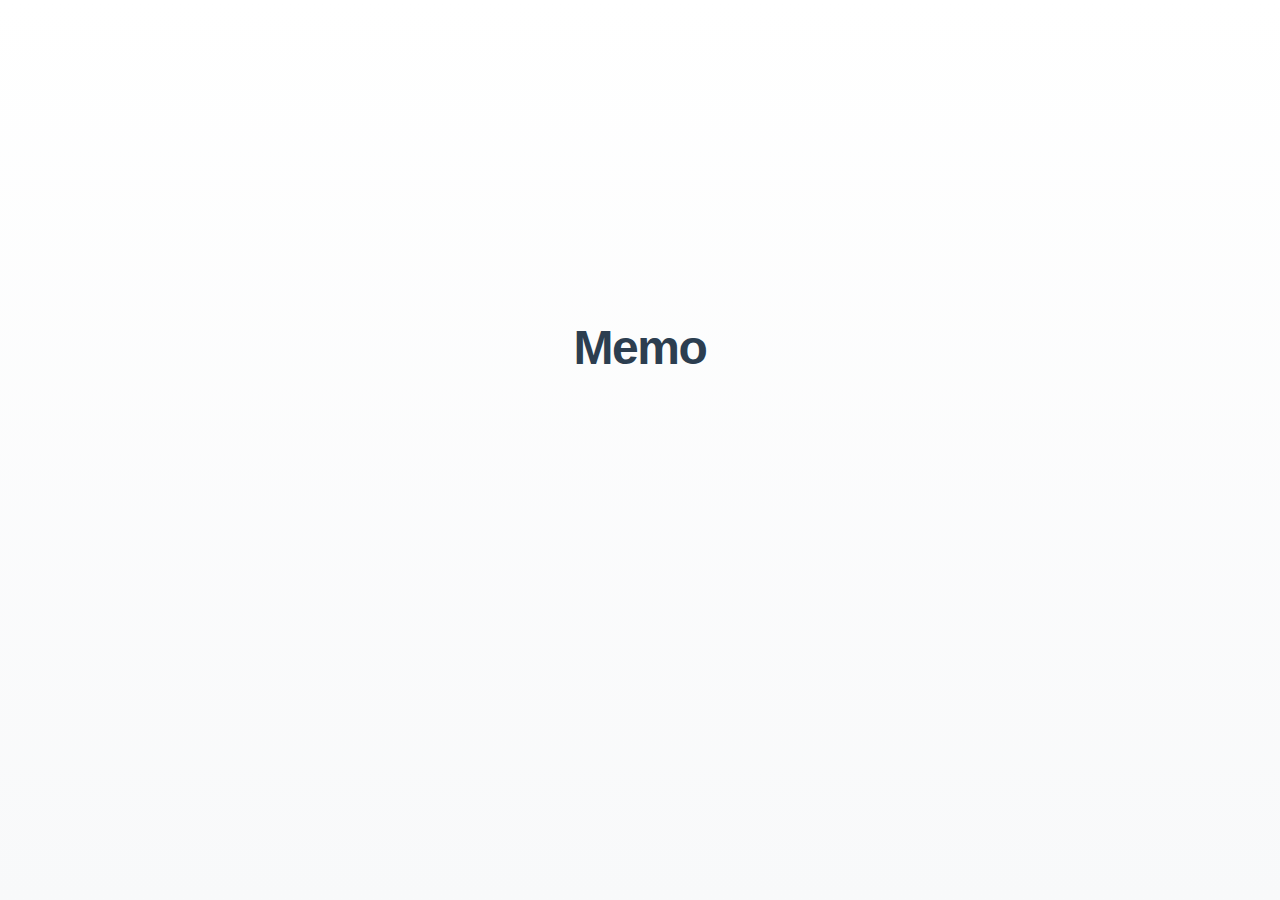
<file: index.html>
<!DOCTYPE html>
<html lang="de">
<head>
    <meta charset="UTF-8">
    <meta name="viewport" content="width=device-width, initial-scale=1.0">
    <meta name="description" content="Memories - Erstellen Sie Ihr erstes Memory-Album">
    <title>Memories</title>
    <link rel="stylesheet" href="styles.css">
</head>
<body>
    <div class="main-content">
        <h1 class="main-heading" id="mainHeading" style="display: none;">Memories</h1>
        <div class="albums-container" id="albumsContainer">
            <!-- Alben werden hier dynamisch eingefügt -->
        </div>
        <div class="no-albums" id="noAlbums">
            <h1 class="main-heading">Memories</h1>
            <p class="subtitle">erstellen sie ihr erstes Memory-Album</p>
        </div>
    </div>
    
    <a href="camera.html" class="fab-button" aria-label="Neues Memory-Album erstellen">
        <span class="fab-icon">+</span>
    </a>
    
    <!-- Album Options Modal -->
    <div class="modal-overlay" id="albumOptionsModal" style="display: none;">
        <div class="modal-content">
            <button class="modal-close-btn" id="closeOptionsBtn" aria-label="Schließen">×</button>
            <h2 class="modal-title">Album bearbeiten</h2>
            <form id="albumOptionsForm">
                <div class="form-group">
                    <label for="editAlbumName">Name</label>
                    <input type="text" id="editAlbumName" name="editAlbumName" placeholder="Album-Name eingeben" required>
                </div>
                <div class="modal-buttons">
                    <button type="button" class="modal-btn modal-btn-danger" id="deleteAlbumBtn">Löschen</button>
                    <button type="submit" class="modal-btn modal-btn-confirm">Speichern</button>
                </div>
            </form>
        </div>
    </div>
    
    <script src="index.js"></script>
</body>
</html>
</file>
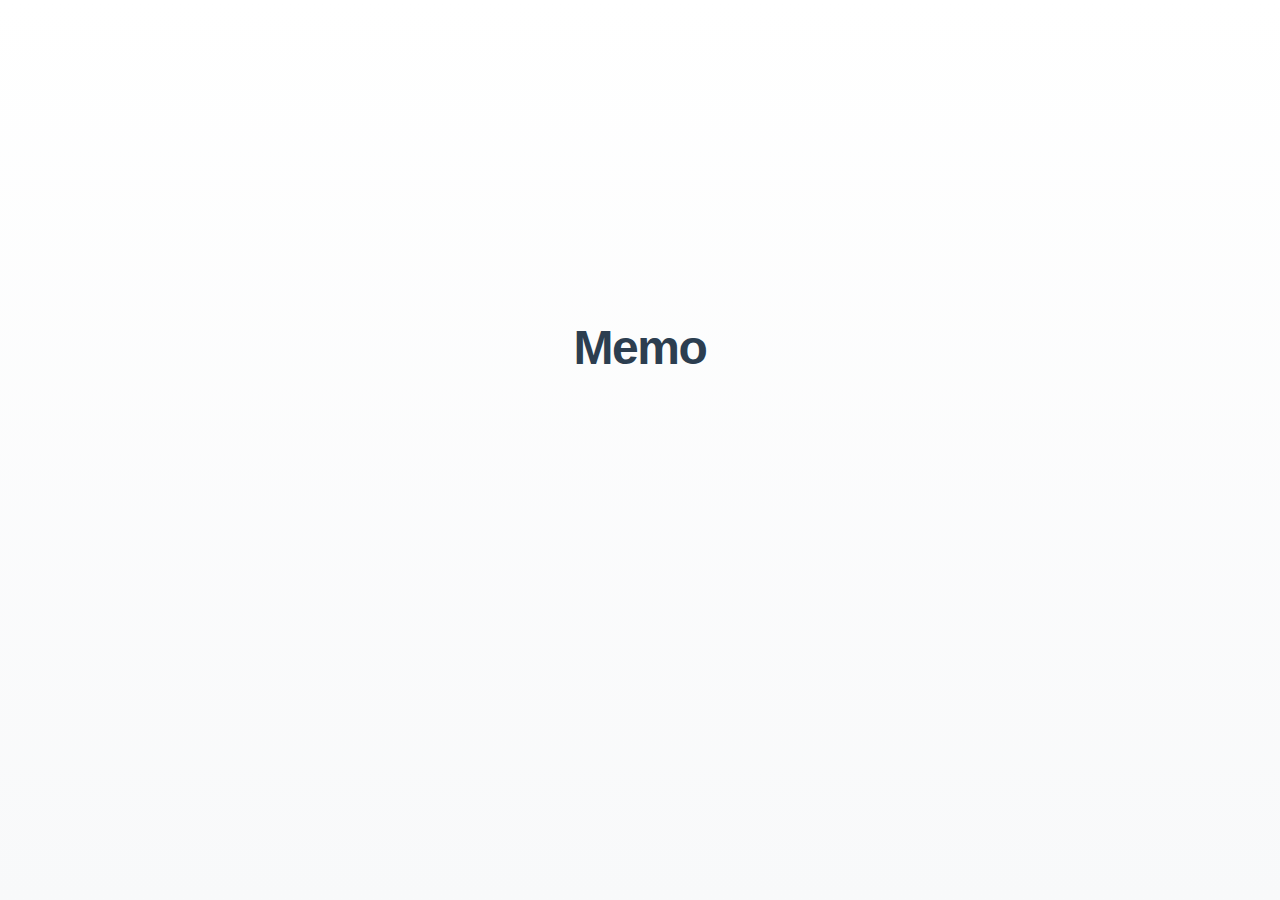
<file: album-view.html>
<!DOCTYPE html>
<html lang="en">
<head>
    <meta charset="UTF-8">
    <meta name="viewport" content="width=device-width, initial-scale=1.0">
    <meta name="description" content="Album Slideshow - Memories">
    <title>Album - Memories</title>
    <link rel="stylesheet" href="styles.css">
</head>
<body class="album-view-page">
    <div class="album-view-container">
        <!-- Header-Bereich: Buttons und Text -->
        <div class="album-view-header-section">
            <button class="header-button" id="backButton" aria-label="Back to home">←</button>
            
            <div class="album-view-header-overlay">
                <h1 class="album-view-title" id="albumTitle">Album</h1>
                <p class="album-view-location" id="albumLocation"></p>
            </div>
            
            <button class="header-button" id="albumOptionsBtn" aria-label="Album options">⋮</button>
        </div>
        
        <!-- Content-Bereich: Bilder -->
        <div class="slideshow-container">
            <div class="slideshow-image-wrapper">
                <img id="currentPhoto" class="slideshow-image" src="" alt="Photo">
            </div>
        </div>
        
        <!-- Footer-Bereich: Counter -->
        <div class="slideshow-counter">
            <span id="photoCounter">1 / 1</span>
        </div>
    </div>
    
    <!-- Album Options Modal -->
    <div class="modal-overlay" id="albumOptionsModal" style="display: none;">
        <div class="modal-content">
            <button class="modal-close-btn" id="closeOptionsBtn" aria-label="Close">×</button>
            <h2 class="modal-title">Edit Album</h2>
            <form id="albumOptionsForm">
                <div class="form-group">
                    <label for="editAlbumName">Name</label>
                    <input type="text" id="editAlbumName" name="editAlbumName" placeholder="Enter album name" required>
                </div>
                <div class="modal-buttons">
                    <button type="button" class="modal-btn modal-btn-danger" id="deleteAlbumBtn">Delete</button>
                    <button type="submit" class="modal-btn modal-btn-confirm">Save</button>
                </div>
            </form>
        </div>
    </div>
    
    <script src="album-view.js"></script>
</body>
</html>
</file>
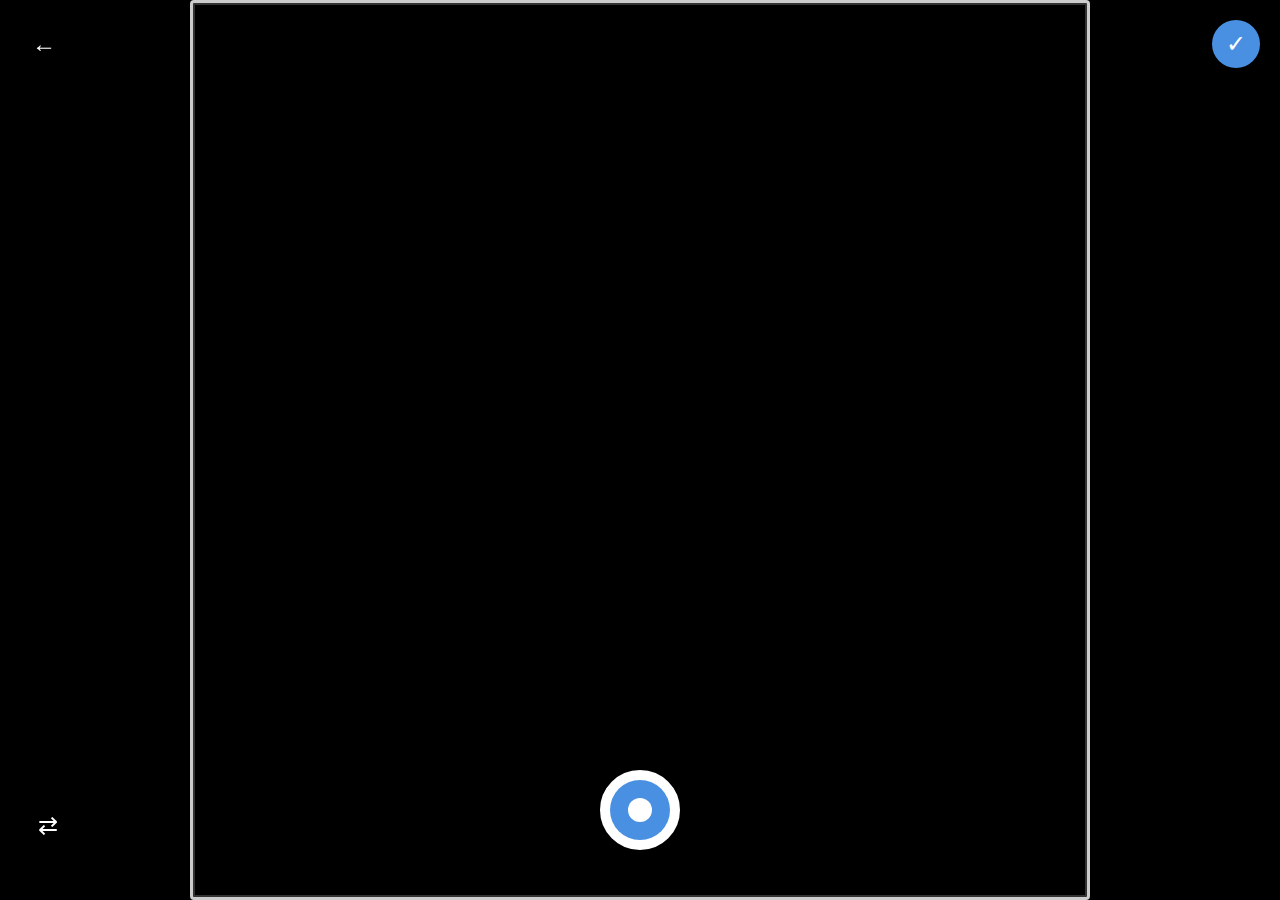
<file: camera.html>
<!DOCTYPE html>
<html lang="en">
<head>
    <meta charset="UTF-8">
    <meta name="viewport" content="width=device-width, initial-scale=1.0">
    <meta name="description" content="Camera - Create new memory album">
    <title>Camera - Memories</title>
    <link rel="stylesheet" href="styles.css">
</head>
<body class="camera-page">
    <div class="camera-container">
        <video id="video" class="camera-video" autoplay playsinline controls="false"></video>
        <canvas id="canvas" class="camera-canvas"></canvas>
        <div class="camera-overlay">
            <div class="square-frame"></div>
        </div>
        
        <div class="camera-controls">
            <button class="camera-capture-btn" id="captureBtn" aria-label="Take photo">
                <span class="capture-icon"></span>
            </button>
        </div>
        
        <button class="header-button" id="backButton" aria-label="Back to home" onclick="window.location.href='index.html'">←</button>
        
        <button class="header-button" id="confirmBtn" aria-label="Confirm">✓</button>
        
        <button class="header-button" id="switchCameraBtn" aria-label="Switch camera">⇄</button>
        
        <div class="photo-stack-container">
            <div class="photo-counter" id="photoCounter">0</div>
            <div class="photo-stack" id="photoStack"></div>
        </div>
    </div>
    
    <!-- No Photos Warning Modal -->
    <div class="modal-overlay" id="noPhotosModal" style="display: none;">
        <div class="modal-content">
            <h2 class="modal-title">No Photos Taken</h2>
            <p style="margin-bottom: 24px; color: var(--secondary-text-color); text-align: center;">Please take at least one photo before proceeding.</p>
            <div class="modal-buttons" style="justify-content: center;">
                <button type="button" class="modal-btn modal-btn-confirm" id="closeNoPhotosModal">OK</button>
            </div>
        </div>
    </div>
    
    <script src="camera.js"></script>
</body>
</html>
</file>
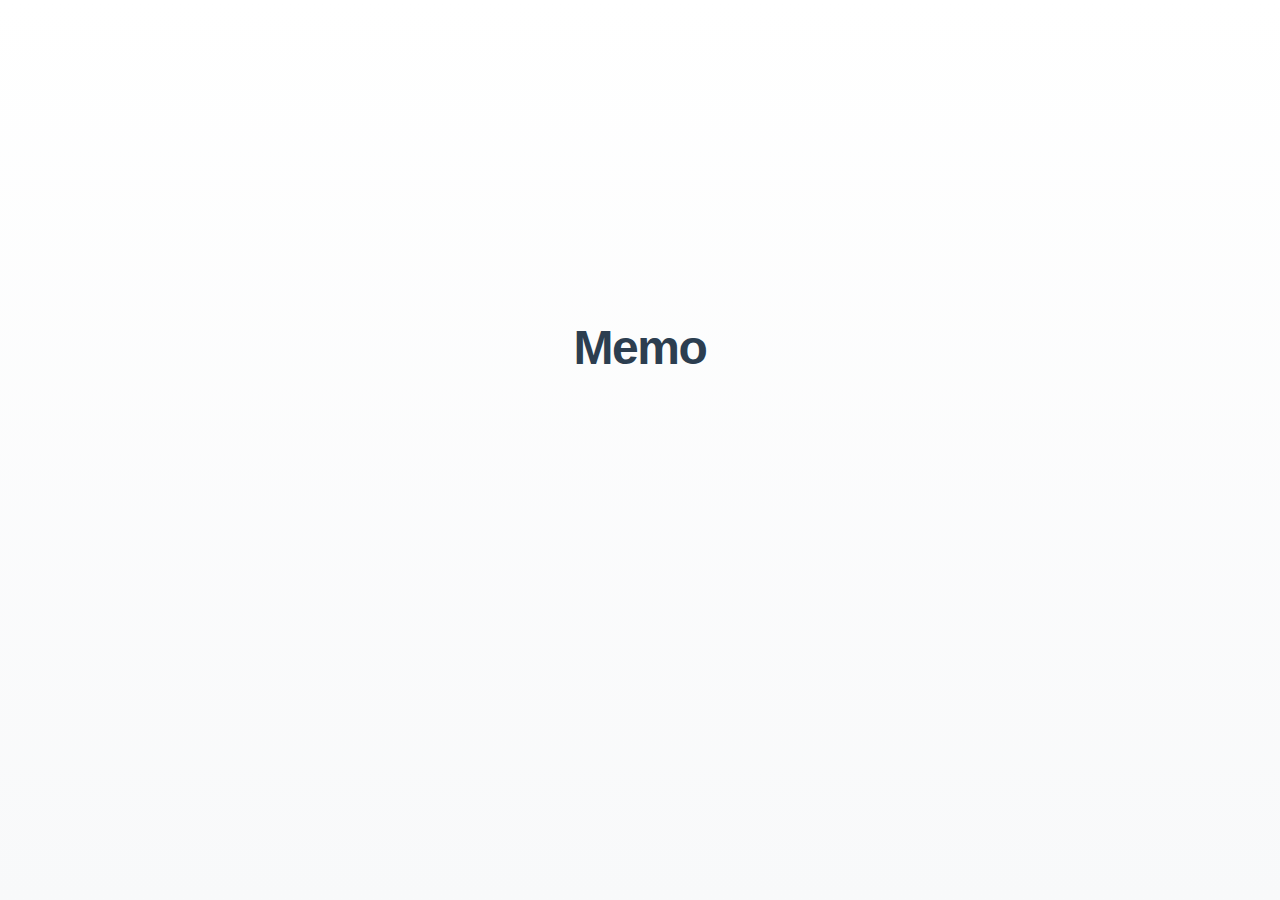
<file: onboarding.html>
<!DOCTYPE html>
<html lang="en">
<head>
    <meta charset="UTF-8">
    <meta name="viewport" content="width=device-width, initial-scale=1.0">
    <meta name="description" content="Memories - Welcome">
    <title>Welcome - Memories</title>
    <link rel="stylesheet" href="styles.css">
</head>
<body>
    <div class="onboarding-container">
        <div class="onboarding-content">
            <h1 class="onboarding-title" id="onboardingTitle"></h1>
            <p class="onboarding-text" id="onboardingText"></p>
            <button class="onboarding-btn" id="understandBtn" style="opacity: 0; pointer-events: none;">Got it</button>
        </div>
    </div>
    
    <script src="onboarding.js"></script>
</body>
</html>
</file>
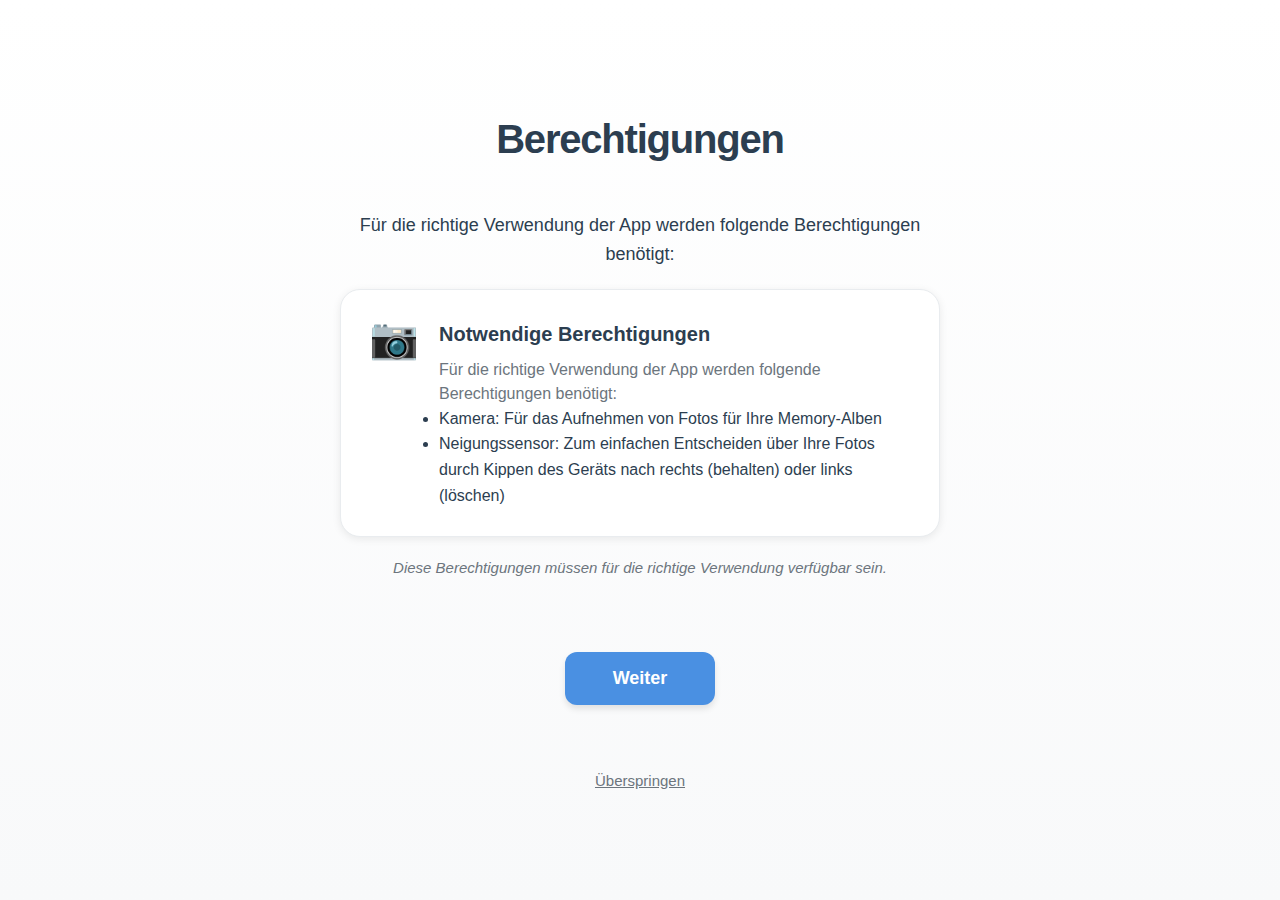
<file: permissions.html>
<!DOCTYPE html>
<html lang="de">
<head>
    <meta charset="UTF-8">
    <meta name="viewport" content="width=device-width, initial-scale=1.0">
    <meta name="description" content="Memories - Berechtigungen">
    <title>Berechtigungen - Memories</title>
    <link rel="stylesheet" href="styles.css">
</head>
<body>
    <div class="permissions-container">
        <div class="permissions-content">
            <h1 class="permissions-title">Berechtigungen</h1>
            
            <div class="permissions-info-block">
                <p class="permissions-description">
                    Für die richtige Verwendung der App werden folgende Berechtigungen benötigt:
                </p>
                <div class="permissions-list">
                    <div class="permission-item">
                        <div class="permission-icon">📷</div>
                        <div class="permission-text">
                            <h3>Notwendige Berechtigungen</h3>
                            <p>Für die richtige Verwendung der App werden folgende Berechtigungen benötigt:</p>
                            <ul>
                                <li>Kamera: Für das Aufnehmen von Fotos für Ihre Memory-Alben</li>
                                <li>Neigungssensor: Zum einfachen Entscheiden über Ihre Fotos durch Kippen des Geräts nach rechts (behalten) oder links (löschen)</li>
                            </ul>
                        </div>
                    </div>
                </div>
                <p class="permissions-note">
                    Diese Berechtigungen müssen für die richtige Verwendung verfügbar sein.
                </p>
            </div>
            
            <button class="permissions-btn" id="continueBtn">Weiter</button>
            
            <p class="permissions-skip" id="skipLink">Überspringen</p>
        </div>
    </div>
    
    <script src="permissions.js"></script>
</body>
</html>
</file>
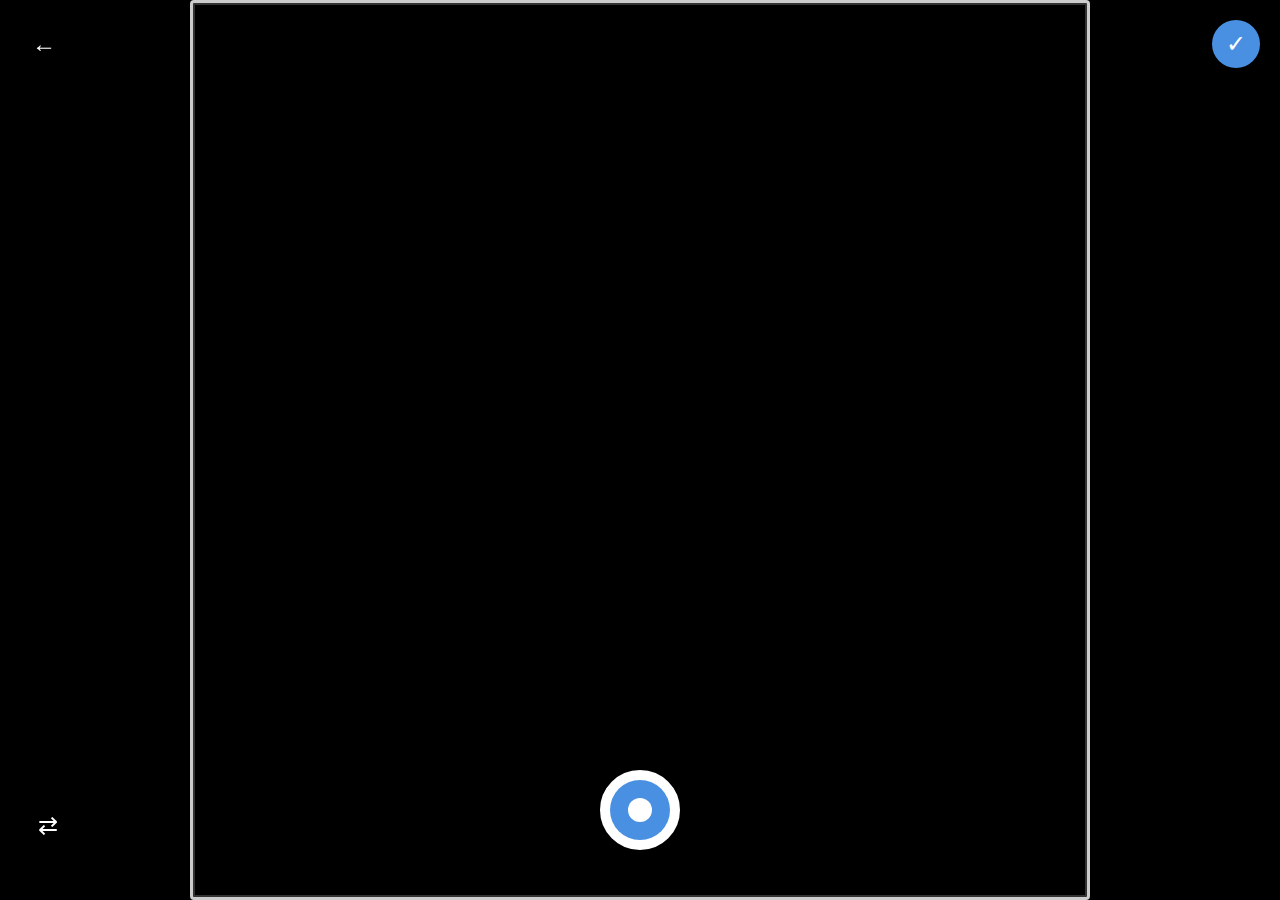
<file: review.html>
<!DOCTYPE html>
<html lang="en">
<head>
    <meta charset="UTF-8">
    <meta name="viewport" content="width=device-width, initial-scale=1.0, user-scalable=no">
    <meta name="description" content="Review images - Memories">
    <title>Review Images - Memories</title>
    <link rel="stylesheet" href="styles.css">
</head>
<body class="review-page">
    <button class="review-cancel-btn" id="cancelReviewBtn" aria-label="Cancel review">×</button>
    <div class="review-container">
        <div class="review-content-wrapper">
            <div class="review-progress">
                <div class="progress-text" id="progressText">1 von 0</div>
                <div class="progress-bar">
                    <div class="progress-fill" id="progressFill"></div>
                </div>
            </div>
            
            <div class="image-container" id="imageContainer">
                <img id="currentImage" class="review-image" src="" alt="Photo">
                <div class="swipe-feedback" id="swipeFeedback"></div>
            </div>
            
            <div class="review-instructions">
                <p class="instruction-text instruction-mobile">Swipe right / Right arrow / Tilt phone right = keep</p>
                <p class="instruction-text instruction-desktop">Right arrow key = keep</p>
                <p class="instruction-text instruction-mobile">Swipe left / Left arrow / Tilt phone left = delete</p>
                <p class="instruction-text instruction-desktop">Left arrow key = delete</p>
            </div>
        </div>
    </div>
    
    <!-- Create Album Modal -->
    <div class="modal-overlay" id="albumModal" style="display: none;">
        <div class="modal-content">
            <h2 class="modal-title">Create Album</h2>
            <form id="albumForm">
                <div class="form-group">
                    <label for="albumName">Name</label>
                    <input type="text" id="albumName" name="albumName" placeholder="Enter album name" required>
                </div>
                <div class="form-group">
                    <label for="albumLocation">Location</label>
                    <input type="text" id="albumLocation" name="albumLocation" placeholder="Enter location" required>
                </div>
                <div class="modal-buttons">
                    <button type="button" class="modal-btn modal-btn-cancel" id="cancelBtn">Discard</button>
                    <button type="submit" class="modal-btn modal-btn-confirm">Confirm</button>
                </div>
            </form>
        </div>
    </div>
    
    <script src="review.js"></script>
</body>
</html>
</file>
<file: styles.css>
/* Farbpalette - Helles Theme */
:root {
    --primary-color: #4A90E2;
    --primary-hover: #357ABD;
    --primary-light: #E8F4FD;
    
    --secondary-color: #7B8A9B;
    --secondary-light: #F0F2F5;
    
    --primary-text-color: #2C3E50;
    --secondary-text-color: #6C757D;
    --text-light: #FFFFFF;
    
    --bg-primary: #FFFFFF;
    --bg-secondary: #F8F9FA;
    --bg-accent: #F1F3F5;
    
    --border-color: #DEE2E6;
    --border-light: #E9ECEF;
    
    --success-color: #28A745;
    --error-color: #DC3545;
    
    --shadow-sm: 0 1px 3px rgba(0, 0, 0, 0.1);
    --shadow-md: 0 4px 6px rgba(0, 0, 0, 0.1);
    --shadow-lg: 0 10px 25px rgba(0, 0, 0, 0.15);
}

/* Reset und Basis-Styles */
* {
    margin: 0;
    padding: 0;
    box-sizing: border-box;
}

body {
    font-family: -apple-system, BlinkMacSystemFont, 'Segoe UI', Roboto, 'Helvetica Neue', Arial, sans-serif;
    background-color: var(--bg-primary);
    color: var(--primary-text-color);
    line-height: 1.6;
    min-height: 100vh;
    overflow: hidden;
}

.main-content {
    display: flex;
    flex-direction: column;
    align-items: center;
    height: 100vh;
    padding: 24px;
    padding-bottom: 100px;
    overflow: hidden;
    box-sizing: border-box;
    background: linear-gradient(180deg, var(--bg-primary) 0%, var(--bg-secondary) 100%);
}

.albums-container {
    display: none;
    grid-template-columns: repeat(auto-fit, minmax(160px, 280px));
    justify-content: start;
    width: 100%;
    max-width: 1400px;
    margin-top: 24px;
    padding: 24px;
    overflow-y: auto;
    overflow-x: hidden;
    flex: 1 1 0;
    min-height: 0;
    max-height: none;
    height: 100%;
    -webkit-overflow-scrolling: touch;
    gap: 20px;
    align-content: start;
    align-items: start;
    grid-auto-rows: min-content;
    background-color: var(--bg-primary);
    border-radius: 24px;
    box-shadow: 0 4px 20px rgba(0, 0, 0, 0.08), 0 1px 3px rgba(0, 0, 0, 0.05);
    border: 1px solid var(--border-light);
}

.albums-container::-webkit-scrollbar {
    width: 8px;
}

.albums-container::-webkit-scrollbar-track {
    background: var(--bg-secondary);
    border-radius: 4px;
}

.albums-container::-webkit-scrollbar-thumb {
    background: var(--border-color);
    border-radius: 4px;
}

.albums-container::-webkit-scrollbar-thumb:hover {
    background: var(--secondary-color);
}

.album-card {
    position: relative;
    aspect-ratio: 1;
    background-color: var(--bg-primary);
    border: 1px solid var(--border-light);
    border-radius: 1em;
    overflow: hidden;
    box-shadow: 0 0.125em 0.5em rgba(0, 0, 0, 0.08);
    transition: all 0.3s cubic-bezier(0.4, 0, 0.2, 1);
    cursor: pointer;
    display: flex;
    flex-direction: column;
    width: 100%;
    max-width: 100%;
    min-height: 0;
    height: auto;
    font-size: clamp(0.875rem, 2vw, 1rem);
}

.album-card:hover {
    transform: translateY(-0.375em);
    box-shadow: 0 0.5em 1.5em rgba(0, 0, 0, 0.12);
    border-color: var(--primary-light);
}

.album-preview {
    width: 100%;
    flex: 1 1 auto;
    min-height: 0;
    object-fit: cover;
    object-position: center;
    background: linear-gradient(135deg, var(--bg-accent) 0%, var(--bg-secondary) 100%);
    border-radius: 1em 1em 0 0;
    transition: transform 0.3s ease;
    display: block;
}

.album-card:hover .album-preview {
    transform: scale(1.05);
}

.album-info {
    padding: 0.6em 0.75em;
    min-height: 22%;
    flex: 0 0 auto;
    display: flex;
    flex-direction: column;
    justify-content: flex-start;
    align-items: flex-start;
    background-color: var(--bg-primary);
    position: relative;
    overflow: hidden;
    box-sizing: border-box;
    gap: 0;
    width: 100%;
}

.album-header {
    display: flex;
    flex-direction: row;
    align-items: flex-start;
    justify-content: flex-start;
    gap: 0.4em;
    margin: 0;
    padding: 0;
    width: 100%;
    min-width: 0;
    flex: 0 0 auto;
    min-height: 0;
    max-height: fit-content;
    box-sizing: border-box;
    text-align: left;
    line-height: 0;
    overflow: hidden;
}

.album-name {
    font-size: 1em;
    font-weight: 600;
    color: var(--primary-text-color);
    margin: 0;
    margin-bottom: 0.15em;
    padding: 0;
    overflow: hidden;
    white-space: nowrap;
    flex: 1 1 auto;
    min-width: 0;
    letter-spacing: -0.01em;
    line-height: 1.05;
    word-wrap: normal;
    word-break: normal;
    hyphens: none;
    box-sizing: border-box;
    text-overflow: ellipsis;
    text-align: left;
    align-self: flex-start;
    width: 100%;
    max-width: 100%;
}

.album-options-btn {
    position: relative;
    background: none;
    border: none;
    color: var(--secondary-text-color);
    font-size: 1.1em;
    line-height: 1;
    padding: 0.1em;
    cursor: pointer;
    border-radius: 0.25em;
    transition: all 0.2s ease;
    flex-shrink: 0;
    display: flex;
    align-items: center;
    justify-content: center;
    width: 1.1em;
    height: 1.1em;
    min-width: 1.1em;
    min-height: 1.1em;
    align-self: flex-start;
    margin-top: 0;
    margin-bottom: 0.15em;
}

.album-options-btn:hover {
    background-color: var(--bg-accent);
    color: var(--primary-text-color);
}

.header-button {
    position: relative;
    width: clamp(40px, 5vw, 48px);
    height: clamp(40px, 5vw, 48px);
    min-width: clamp(40px, 5vw, 48px);
    min-height: clamp(40px, 5vw, 48px);
    max-width: clamp(40px, 5vw, 48px);
    max-height: clamp(40px, 5vw, 48px);
    border-radius: 50%;
    background-color: rgba(0, 0, 0, 0.5);
    color: var(--text-light);
    display: flex;
    align-items: center;
    justify-content: center;
    font-size: clamp(1.25rem, 3vw, 1.5rem);
    line-height: 1;
    transition: all 0.2s ease;
    backdrop-filter: blur(10px);
    padding: 0;
    margin: 0;
    border: none;
    cursor: pointer;
    flex-shrink: 0;
    z-index: 10;
    align-self: center;
    justify-self: start;
    box-sizing: border-box;
    grid-row: 1;
}

.album-view-header-section .header-button:first-child {
    grid-column: 1;
}

.album-view-header-section .header-button:last-child {
    grid-column: 3;
}

.header-button:hover {
    background-color: rgba(0, 0, 0, 0.7);
    transform: scale(1.1);
    color: var(--text-light);
}

.album-options-menu {
    position: absolute;
    bottom: 100%;
    right: 8px;
    background-color: var(--bg-primary);
    border: 1px solid var(--border-color);
    border-radius: 8px;
    box-shadow: var(--shadow-lg);
    min-width: 140px;
    z-index: 100;
    display: none;
    flex-direction: column;
    overflow: hidden;
    margin-bottom: 4px;
}

.album-options-menu.active {
    display: flex;
}

.option-item {
    padding: 12px 16px;
    background: none;
    border: none;
    text-align: left;
    color: var(--primary-text-color);
    font-size: 0.9rem;
    cursor: pointer;
    transition: background-color 0.2s ease;
}

.option-item:hover {
    background-color: var(--bg-secondary);
}

.option-item-danger {
    color: var(--error-color);
}

.option-item-danger:hover {
    background-color: rgba(220, 53, 69, 0.1);
}

.album-location {
    font-size: 0.75em;
    color: var(--secondary-text-color);
    margin: 0;
    padding: 0;
    overflow: hidden;
    display: flex;
    align-items: center;
    justify-content: flex-start;
    gap: 0.3em;
    font-weight: 400;
    line-height: 1.0;
    flex: 0 0 auto;
    min-width: 0;
    width: 100%;
    min-height: auto;
    max-height: fit-content;
    box-sizing: border-box;
    text-align: left;
    align-self: flex-start;
    height: fit-content;
}

.album-location .location-text {
    overflow: hidden;
    text-overflow: ellipsis;
    white-space: nowrap;
    min-width: 0;
    flex: 1 1 auto;
}

.location-icon {
    font-size: 0.9em;
    flex-shrink: 0;
    display: inline-block;
    filter: grayscale(100%) opacity(0.6);
    min-width: 1em;
}

.no-albums {
    display: flex;
    flex-direction: column;
    align-items: center;
    justify-content: center;
    flex: 1;
    text-align: center;
}

.main-heading {
    font-size: 3rem;
    font-weight: 700;
    color: var(--primary-text-color);
    margin-bottom: 1rem;
    letter-spacing: -0.03em;
    line-height: 1.1;
}

.main-content > .main-heading {
    margin-bottom: 0;
    margin-top: 0;
    align-self: center;
    width: 100%;
    text-align: center;
    padding: 0 0 8px 0;
    font-size: 2rem;
    font-weight: 600;
}

@media (max-width: 768px) {
    .main-content > .main-heading {
        font-size: 1.75rem;
    }
}

.subtitle {
    font-size: 1rem;
    color: var(--secondary-text-color);
    font-weight: 400;
    max-width: 500px;
    line-height: 1.5;
    margin-top: 8px;
}

@media (max-width: 768px) {
    .main-heading {
        font-size: 2.25rem;
    }
    
    .subtitle {
        font-size: 0.9375rem;
    }
    
    .main-content {
        padding: 20px 16px;
        padding-bottom: 90px;
    }
    
    .albums-container {
        gap: 16px;
        margin-top: 20px;
        padding: 20px;
        grid-template-columns: repeat(auto-fit, minmax(140px, 260px));
        justify-content: start;
        border-radius: 20px;
    }
    
    .album-info {
        padding: 0.55em 0.65em;
        padding-right: 1.8em;
        gap: 0;
    }
    
    .album-header {
        gap: 0;
    }
    
    .album-location {
        flex: 0 0 auto;
        min-height: 1.15em;
        line-height: 1.15;
        gap: 0.25em;
    }
}

@media (max-width: 480px) {
    .main-heading {
        font-size: 1.875rem;
    }
    
    .subtitle {
        font-size: 0.875rem;
    }
    
    .albums-container {
        gap: 12px;
        padding: 16px;
        grid-template-columns: repeat(auto-fit, minmax(120px, 220px));
        justify-content: start;
        border-radius: 16px;
    }
    
    .album-info {
        padding: 0.5em 0.6em;
        gap: 0;
    }
    
    .album-header {
        gap: 0.2em;
    }
    
    .album-options-btn {
        padding: 0.08em;
    }
    
    .album-location {
        flex: 0 0 auto;
        min-height: auto;
        gap: 0.22em;
    }
    
    .location-icon {
        font-size: 0.88em;
    }
}

.fab-button {
    position: fixed;
    bottom: max(24px, calc(env(safe-area-inset-bottom, 0px) + 24px));
    right: max(24px, calc(env(safe-area-inset-right, 0px) + 24px));
    padding: clamp(10px, 2vw, 16px) clamp(20px, 4vw, 32px);
    border-radius: clamp(20px, 5vw, 32px);
    background: linear-gradient(135deg, var(--primary-color), var(--primary-hover));
    color: var(--text-light);
    border: none;
    cursor: pointer;
    box-shadow: 0 8px 24px rgba(74, 144, 226, 0.35), 
                0 4px 8px rgba(0, 0, 0, 0.15);
    display: flex;
    align-items: center;
    justify-content: center;
    transition: all 0.3s cubic-bezier(0.4, 0, 0.2, 1);
    z-index: 1000;
    min-height: 44px;
}

.fab-button:hover {
    background: linear-gradient(135deg, var(--primary-hover), var(--primary-color));
    transform: translateY(-2px) scale(1.05);
    box-shadow: 0 12px 32px rgba(74, 144, 226, 0.45), 
                0 6px 12px rgba(0, 0, 0, 0.2);
}

.fab-button:active {
    transform: translateY(0) scale(0.98);
    box-shadow: 0 4px 12px rgba(74, 144, 226, 0.3), 
                0 2px 4px rgba(0, 0, 0, 0.15);
}

.fab-icon {
    font-size: clamp(0.875rem, 2.5vw, 1.125rem);
    font-weight: 500;
    line-height: 1;
    user-select: none;
    margin: 0;
    padding: 0;
    white-space: nowrap;
}

.fab-button {
    text-decoration: none;
}

.fab-button.fab-clicked {
    transform: scale(0.85);
    background-color: var(--primary-hover);
}

@media (max-width: 768px) {
    .fab-button {
        bottom: max(24px, calc(env(safe-area-inset-bottom, 0px) + 24px));
        right: max(24px, calc(env(safe-area-inset-right, 0px) + 24px));
    }
}

/* ===== KAMERA-SEITE ===== */
.camera-page {
    overflow: hidden;
    background-color: #000;
}

.camera-container {
    position: relative;
    width: 100%;
    height: 100vh;
    height: 100dvh;
    display: flex;
    align-items: center;
    justify-content: center;
    overflow: hidden;
}

.camera-video {
    width: 100%;
    height: 100vh;
    height: 100dvh;
    object-fit: cover;
    position: absolute;
    top: 0;
    left: 0;
    -webkit-appearance: none;
    -moz-appearance: none;
    appearance: none;
}

.camera-video::-webkit-media-controls {
    display: none !important;
}

.camera-video::-webkit-media-controls-enclosure {
    display: none !important;
}

.camera-video::-webkit-media-controls-panel {
    display: none !important;
}

.camera-video::-webkit-media-controls-play-button {
    display: none !important;
}

.camera-video::-webkit-media-controls-start-playback-button {
    display: none !important;
}

.camera-overlay {
    position: absolute;
    top: 0;
    left: 0;
    right: 0;
    bottom: 0;
    pointer-events: none;
    z-index: 2;
    display: flex;
    align-items: center;
    justify-content: center;
}

.square-frame {
    width: min(100vw, 100vh);
    height: min(100vw, 100vh);
    border: 3px solid rgba(255, 255, 255, 0.8);
    border-radius: 4px;
    box-shadow: 
        0 0 0 9999px rgba(0, 0, 0, 0.4),
        inset 0 0 0 2px rgba(255, 255, 255, 0.2);
    pointer-events: none;
}

.camera-canvas {
    display: none;
}

.camera-controls {
    position: absolute;
    bottom: 0;
    left: 0;
    right: 0;
    display: flex;
    justify-content: center;
    align-items: center;
    padding: 40px 20px;
    padding-bottom: max(50px, calc(env(safe-area-inset-bottom, 0px) + 50px));
    z-index: 100;
}

.camera-capture-btn {
    width: 80px;
    height: 80px;
    border-radius: 50%;
    border: 6px solid var(--text-light);
    background-color: var(--bg-primary);
    cursor: pointer;
    display: flex;
    align-items: center;
    justify-content: center;
    box-shadow: var(--shadow-lg);
    transition: all 0.2s ease;
    position: relative;
}

.camera-capture-btn:active,
.camera-capture-btn.clicked {
    transform: scale(0.9);
    border-color: var(--primary-color);
}

.capture-icon {
    width: 60px;
    height: 60px;
    border-radius: 50%;
    background-color: var(--primary-color);
    position: relative;
}

.capture-icon::before {
    content: '';
    position: absolute;
    top: 50%;
    left: 50%;
    transform: translate(-50%, -50%);
    width: 24px;
    height: 24px;
    border-radius: 50%;
    background-color: var(--text-light);
}

.camera-page .header-button {
    position: absolute;
    z-index: 100;
}

.camera-page .header-button#backButton {
    top: max(20px, env(safe-area-inset-top, 20px) + 20px);
    left: max(20px, env(safe-area-inset-left, 20px) + 20px);
}

.camera-page .header-button#switchCameraBtn {
    bottom: max(50px, calc(env(safe-area-inset-bottom, 0px) + 50px));
    left: 24px;
}

.camera-page .header-button#confirmBtn {
    top: max(20px, env(safe-area-inset-top, 20px) + 20px);
    right: max(20px, env(safe-area-inset-right, 20px) + 20px);
    background-color: var(--primary-color);
}

.camera-page .header-button#confirmBtn:hover {
    background-color: var(--primary-hover);
}

.review-cancel-btn {
    position: fixed;
    top: max(20px, env(safe-area-inset-top, 20px) + 20px);
    right: max(20px, env(safe-area-inset-right, 20px) + 20px);
    width: 48px;
    height: 48px;
    border-radius: 50%;
    background-color: rgba(0, 0, 0, 0.25);
    color: var(--text-light);
    display: flex;
    align-items: center;
    justify-content: center;
    border: none;
    font-size: 2rem;
    z-index: 200;
    transition: all 0.2s ease;
    cursor: pointer;
    backdrop-filter: blur(10px);
    font-weight: 300;
    line-height: 1;
    padding: 0;
}

.review-cancel-btn:hover {
    background-color: rgba(0, 0, 0, 0.4);
    transform: scale(1.1);
}

.review-cancel-btn:active {
    transform: scale(0.95);
}



.photo-stack-container {
    position: fixed;
    bottom: max(50px, calc(env(safe-area-inset-bottom, 0px) + 50px));
    right: 24px;
    z-index: 90;
}

.photo-stack {
    position: relative;
    width: 80px;
    height: 80px;
    display: none;
}

.photo-counter {
    display: none;
    align-items: center;
    justify-content: center;
    position: absolute;
    top: -8px;
    right: -8px;
    width: 24px;
    height: 24px;
    background-color: var(--primary-color);
    color: var(--text-light);
    border-radius: 50%;
    font-size: 0.75rem;
    font-weight: 600;
    box-shadow: var(--shadow-md);
    border: 2px solid var(--text-light);
    z-index: 100;
}

.stack-photo {
    position: absolute;
    bottom: 0;
    right: 0;
    width: 80px;
    height: 80px;
    border-radius: 8px;
    overflow: hidden;
    box-shadow: var(--shadow-md);
    border: 2px solid var(--text-light);
    transition: transform 0.3s ease, opacity 0.3s ease;
}

.stack-photo img {
    width: 100%;
    height: 100%;
    object-fit: cover;
    display: block;
}

@media (max-width: 768px) {
    .camera-capture-btn {
        width: 72px;
        height: 72px;
        border-width: 5px;
    }
    
    .capture-icon {
        width: 54px;
        height: 54px;
    }
    
    .capture-icon::before {
        width: 20px;
        height: 20px;
    }
    
    .photo-stack-container {
        bottom: max(50px, calc(env(safe-area-inset-bottom, 0px) + 50px));
        right: 20px;
    }
    
    .photo-counter {
        width: 22px;
        height: 22px;
        font-size: 0.7rem;
        top: -7px;
        right: -7px;
    }
    
    .photo-stack {
        width: 70px;
        height: 70px;
    }
    
    .stack-photo {
        width: 70px;
        height: 70px;
    }
}

@media (max-width: 480px) {
    .photo-stack-container {
        bottom: max(40px, calc(env(safe-area-inset-bottom, 0px) + 40px));
        right: 16px;
    }
    
    .photo-counter {
        width: 20px;
        height: 20px;
        font-size: 0.65rem;
        top: -6px;
        right: -6px;
    }
    
    .photo-stack {
        width: 60px;
        height: 60px;
    }
    
    .stack-photo {
        width: 60px;
        height: 60px;
    }
    
    .camera-controls {
        padding-bottom: max(40px, calc(env(safe-area-inset-bottom, 0px) + 40px));
    }
    
    .camera-page .header-button#switchCameraBtn {
        bottom: max(40px, calc(env(safe-area-inset-bottom, 0px) + 40px));
        left: 16px;
    }
}

/* ===== REVIEW-SEITE ===== */
.review-page {
    overflow: hidden;
    background-color: var(--bg-primary);
}

.review-container {
    width: 100vw;
    height: 100vh;
    height: 100dvh;
    display: flex;
    flex-direction: column;
    align-items: center;
    justify-content: center;
    padding: 20px;
    padding-top: max(8px, env(safe-area-inset-top, 0px) + 8px);
    padding-bottom: max(8px, calc(env(safe-area-inset-bottom, 0px) + 8px));
    position: relative;
    overflow: hidden;
    box-sizing: border-box;
}

.review-content-wrapper {
    display: flex;
    flex-direction: column;
    align-items: center;
    justify-content: center;
    transform-origin: center center;
    box-sizing: border-box;
    gap: 30px;
    width: fit-content;
    max-width: 100%;
}

.review-progress {
    width: 100%;
    max-width: 400px;
}

.progress-text {
    text-align: center;
    color: var(--primary-text-color);
    font-size: 1rem;
    font-weight: 600;
    margin-bottom: 10px;
    display: block;
    visibility: visible;
    opacity: 1;
}

.progress-bar {
    width: 100%;
    height: 4px;
    background-color: var(--bg-secondary);
    border-radius: 2px;
    overflow: hidden;
}

.progress-fill {
    height: 100%;
    background-color: var(--primary-color);
    transition: width 0.3s ease;
    width: 0%;
}

.image-container {
    position: relative;
    width: 100%;
    max-width: min(90vw, 90vh);
    max-height: min(90vw, 90vh);
    aspect-ratio: 1;
    display: flex;
    align-items: center;
    justify-content: center;
    touch-action: pan-y;
    transition: opacity 0.3s ease;
    flex-shrink: 0;
    margin-top: 1.25em;
}

.image-container.image-dimmed {
    opacity: 0.4;
}

.review-image {
    width: 100%;
    height: 100%;
    object-fit: contain;
    border-radius: 8px;
    user-select: none;
    -webkit-user-select: none;
    -webkit-touch-callout: none;
    background-color: var(--bg-secondary);
    border: 1px solid var(--border-color);
    transition: transform 0.3s ease, opacity 0.3s ease;
    will-change: transform, opacity;
}

.review-image.swipe-keep-active {
    box-shadow: 0 0 30px rgba(40, 167, 69, 0.5);
}

.review-image.swipe-delete-active {
    box-shadow: 0 0 30px rgba(220, 53, 69, 0.5);
}

.swipe-feedback {
    position: absolute;
    top: 50%;
    left: 50%;
    transform: translate(-50%, -50%);
    padding: 20px 40px;
    border-radius: 12px;
    font-size: 1.5rem;
    font-weight: 700;
    pointer-events: none;
    z-index: 10;
    opacity: 0;
    transition: opacity 0.2s ease;
    will-change: opacity;
}

.swipe-feedback.swipe-keep {
    background-color: rgba(40, 167, 69, 0.9);
    color: var(--text-light);
    opacity: 1;
}

.swipe-feedback.swipe-delete {
    background-color: rgba(220, 53, 69, 0.9);
    color: var(--text-light);
    opacity: 1;
}

.review-instructions {
    position: relative;
    width: 100%;
    max-width: 400px;
    text-align: center;
    color: var(--secondary-text-color);
    padding: 20px;
    background: var(--bg-secondary);
    border-radius: 12px;
    box-shadow: 0 2px 8px rgba(0, 0, 0, 0.1);
}

.instruction-text {
    font-size: 0.875rem;
    margin: 4px 0;
    line-height: 1.4;
}

@media (max-width: 768px) {
    .review-container {
        padding: 16px;
        padding-top: max(8px, env(safe-area-inset-top, 0px) + 8px);
        padding-bottom: max(8px, calc(env(safe-area-inset-bottom, 0px) + 8px));
    }
    
    .review-content-wrapper {
        gap: 20px;
    }
    
    .review-instructions {
        padding: 16px;
    }
    
    .instruction-text {
        font-size: 0.8125rem;
    }
    
    .image-container {
        margin-top: 1.25em;
    }
}

@media (min-width: 769px) {
    .review-container {
        padding: 20px;
        padding-top: max(8px, env(safe-area-inset-top, 0px) + 8px);
        padding-bottom: max(8px, calc(env(safe-area-inset-bottom, 0px) + 8px));
    }
    
    .review-content-wrapper {
        gap: 40px;
    }
    
    .review-progress {
        max-width: 600px;
    }
    
    .progress-text {
        font-size: 1.25rem;
        margin-bottom: 15px;
    }
    
    .progress-bar {
        height: 6px;
    }
    
    .image-container {
        max-width: min(600px, 70vh);
        max-height: min(600px, 70vh);
        margin-top: 1.25em;
    }
    
    .review-instructions {
        max-width: 600px;
        padding: 20px 40px;
    }
    
    .instruction-text {
        font-size: 1rem;
        margin: 8px 0;
    }
    
    .instruction-mobile {
        display: none;
    }
    
    .instruction-desktop {
        display: block;
    }
    
    .swipe-feedback {
        font-size: 2rem;
        padding: 30px 60px;
    }
}

.instruction-desktop {
    display: none;
}

.instruction-mobile {
    display: block;
}

@media (max-width: 768px) {
    .review-cancel-btn {
        width: 44px;
        height: 44px;
        font-size: 1.75rem;
        top: max(16px, env(safe-area-inset-top, 16px) + 16px);
        right: max(16px, env(safe-area-inset-right, 16px) + 16px);
    }
}

@media (max-width: 480px) {
    .review-container {
        padding: 12px;
        padding-top: max(8px, env(safe-area-inset-top, 0px) + 8px);
        padding-bottom: max(8px, calc(env(safe-area-inset-bottom, 0px) + 8px));
    }
    
    .review-instructions {
        padding: 12px;
        padding-bottom: max(8px, calc(env(safe-area-inset-bottom, 0px) + 8px));
    }
    
    .instruction-text {
        font-size: 0.75rem;
        margin: 3px 0;
    }
    
    .progress-text {
        font-size: 0.9rem;
    }
    
    .image-container {
        margin-top: 1.25em;
    }
    
    .review-cancel-btn {
        width: 40px;
        height: 40px;
        font-size: 1.5rem;
        top: max(12px, env(safe-area-inset-top, 12px) + 12px);
        right: max(12px, env(safe-area-inset-right, 12px) + 12px);
    }
}

.review-complete {
    display: none;
    flex-direction: column;
    align-items: center;
    justify-content: center;
    width: 100%;
    height: 100%;
    position: absolute;
    top: 0;
    left: 0;
    background-color: var(--bg-primary);
}

.create-album-btn {
    padding: 18px 48px;
    font-size: 1.25rem;
    font-weight: 600;
    color: var(--text-light);
    background-color: var(--primary-color);
    border: none;
    border-radius: 50px;
    cursor: pointer;
    box-shadow: var(--shadow-lg);
    transition: all 0.3s ease;
}

.create-album-btn:hover {
    background-color: var(--primary-hover);
    transform: translateY(-2px);
    box-shadow: 0 12px 28px rgba(74, 144, 226, 0.4);
}

.create-album-btn:active {
    transform: translateY(0);
}

@media (max-width: 768px) {
    .review-container {
        padding: 16px;
        padding-top: max(8px, env(safe-area-inset-top, 0px) + 8px);
        padding-bottom: max(8px, calc(env(safe-area-inset-bottom, 0px) + 8px));
    }
    
    .review-instructions {
        padding: 16px;
        padding-bottom: max(20px, calc(env(safe-area-inset-bottom, 0px) + 20px));
    }
    
    .progress-text {
        font-size: 0.9rem;
    }
    
    .instruction-text {
        font-size: 0.8125rem;
    }
    
    .image-container {
        margin-top: 1.25em;
    }
    
    .create-album-btn {
        padding: 16px 40px;
        font-size: 1.1rem;
    }
}

@media (max-width: 480px) {
    .review-container {
        padding: 12px;
        padding-top: max(8px, env(safe-area-inset-top, 0px) + 8px);
        padding-bottom: max(8px, calc(env(safe-area-inset-bottom, 0px) + 8px));
    }
    
    .review-instructions {
        padding: 12px;
        padding-bottom: max(8px, calc(env(safe-area-inset-bottom, 0px) + 8px));
    }
    
    .instruction-text {
        font-size: 0.75rem;
        margin: 3px 0;
    }
    
    .progress-text {
        font-size: 0.9rem;
    }
    
    .image-container {
        margin-bottom: 16px;
    }
    
    .review-progress {
        margin-bottom: 16px;
    }
}

@media (max-width: 480px) {
    .review-container {
        padding: 15px;
        padding-top: max(8px, env(safe-area-inset-top, 0px) + 8px);
        padding-bottom: max(8px, calc(env(safe-area-inset-bottom, 0px) + 8px));
    }
    
    .image-container {
        max-width: 95vw;
        max-height: 95vw;
        margin-top: 1.25em;
    }
    
    .swipe-feedback {
        padding: 15px 30px;
        font-size: 1.25rem;
    }
    
    .instruction-text {
        font-size: 0.8rem;
    }
    
    .create-album-btn {
        padding: 14px 36px;
        font-size: 1rem;
    }
}

/* ===== MODAL ===== */
.modal-overlay {
    position: fixed;
    top: 0;
    left: 0;
    right: 0;
    bottom: 0;
    background-color: rgba(0, 0, 0, 0.6);
    display: flex;
    align-items: center;
    justify-content: center;
    z-index: 2000;
    padding: 20px;
    backdrop-filter: blur(2px);
}

.modal-content {
    position: relative;
    background-color: var(--bg-primary);
    border-radius: 16px;
    padding: 30px;
    padding-top: 50px;
    width: 100%;
    max-width: 400px;
    box-shadow: var(--shadow-lg);
    animation: modalSlideIn 0.3s ease;
}

.modal-close-btn {
    position: absolute;
    top: 12px;
    right: 12px;
    width: 32px;
    height: 32px;
    border-radius: 50%;
    background-color: var(--bg-secondary);
    color: var(--primary-text-color);
    border: none;
    font-size: 1.5rem;
    line-height: 1;
    cursor: pointer;
    display: flex;
    align-items: center;
    justify-content: center;
    transition: all 0.2s ease;
    padding: 0;
}

.modal-close-btn:hover {
    background-color: var(--bg-accent);
    transform: scale(1.1);
}

.modal-close-btn:active {
    transform: scale(0.95);
}

@keyframes modalSlideIn {
    from {
        opacity: 0;
        transform: translateY(-20px);
    }
    to {
        opacity: 1;
        transform: translateY(0);
    }
}

.modal-title {
    font-size: 1.5rem;
    font-weight: 700;
    color: var(--primary-text-color);
    margin-bottom: 24px;
    text-align: center;
}

.form-group {
    margin-bottom: 20px;
}

.form-group label {
    display: block;
    font-size: 0.9rem;
    font-weight: 600;
    color: var(--primary-text-color);
    margin-bottom: 8px;
}

.form-group input {
    width: 100%;
    padding: 12px 16px;
    font-size: 1rem;
    border: 2px solid var(--border-color);
    border-radius: 8px;
    background-color: var(--bg-primary);
    color: var(--primary-text-color);
    transition: border-color 0.2s ease;
    box-sizing: border-box;
}

.form-group input:focus {
    outline: none;
    border-color: var(--primary-color);
}

.form-group input::placeholder {
    color: var(--secondary-text-color);
}

.review-page #albumName {
    white-space: nowrap;
    overflow: hidden;
    text-overflow: ellipsis;
    word-break: normal;
    word-wrap: normal;
    hyphens: none;
}

.review-page #albumName:focus {
    white-space: nowrap;
    overflow: hidden;
    text-overflow: ellipsis;
    word-break: normal;
    word-wrap: normal;
    hyphens: none;
}

.modal-buttons {
    display: flex;
    gap: 12px;
    margin-top: 24px;
    justify-content: space-between;
}

.modal-btn {
    flex: 1;
    padding: 12px 24px;
    font-size: 1rem;
    font-weight: 600;
    border: none;
    border-radius: 8px;
    cursor: pointer;
    transition: all 0.2s ease;
}

.modal-btn-cancel {
    background-color: var(--bg-secondary);
    color: var(--primary-text-color);
}

.modal-btn-cancel:hover {
    background-color: var(--bg-accent);
}

.modal-btn-confirm {
    background-color: var(--primary-color);
    color: var(--text-light);
}

.modal-btn-confirm:hover {
    background-color: var(--primary-hover);
}

.modal-btn-danger {
    background-color: var(--error-color);
    color: var(--text-light);
}

.modal-btn-danger:hover {
    background-color: #C82333;
}

.modal-btn:active {
    transform: scale(0.98);
}

@media (max-width: 480px) {
    .modal-content {
        padding: 24px 20px;
    }
    
    .modal-title {
        font-size: 1.25rem;
        margin-bottom: 20px;
    }
    
    .albums-container {
        gap: 12px;
        padding: 12px;
        max-height: calc(100vh - 180px);
        grid-template-columns: repeat(auto-fill, minmax(100px, min(180px, calc((100% - 12px) / 2))));
        justify-content: start;
        border-radius: 16px;
    }
}

/* ===== ONBOARDING-SEITE ===== */
.onboarding-container {
    display: flex;
    align-items: center;
    justify-content: center;
    min-height: 100vh;
    min-height: 100dvh;
    padding: 24px;
    background: linear-gradient(180deg, var(--bg-primary) 0%, var(--bg-secondary) 100%);
}

.onboarding-content {
    max-width: 600px;
    width: 100%;
    text-align: center;
    display: flex;
    flex-direction: column;
    align-items: center;
    gap: 32px;
}

.onboarding-title {
    font-size: 3rem;
    font-weight: 700;
    color: var(--primary-text-color);
    margin: 0;
    letter-spacing: -0.03em;
    min-height: 1.2em;
}

.onboarding-text {
    font-size: 1.125rem;
    line-height: 1.6;
    color: var(--secondary-text-color);
    margin: 0;
    max-width: 500px;
    min-height: 4.8em;
}

.onboarding-btn {
    padding: 16px 48px;
    font-size: 1.125rem;
    font-weight: 600;
    color: var(--text-light);
    background-color: var(--primary-color);
    border: none;
    border-radius: 12px;
    cursor: pointer;
    transition: all 0.3s ease;
    box-shadow: var(--shadow-md);
}

.onboarding-btn:hover {
    background-color: var(--primary-hover);
    transform: translateY(-2px);
    box-shadow: var(--shadow-lg);
}

.onboarding-btn:active {
    transform: translateY(0);
}

/* ===== PERMISSIONS-SEITE ===== */
.permissions-container {
    display: flex;
    align-items: center;
    justify-content: center;
    min-height: 100vh;
    min-height: 100dvh;
    padding: 24px;
    background: linear-gradient(180deg, var(--bg-primary) 0%, var(--bg-secondary) 100%);
}

.permissions-content {
    max-width: 600px;
    width: 100%;
    text-align: center;
    display: flex;
    flex-direction: column;
    align-items: center;
    gap: 40px;
}

.permissions-title {
    font-size: 2.5rem;
    font-weight: 700;
    color: var(--primary-text-color);
    margin: 0;
    letter-spacing: -0.03em;
}

.permissions-info {
    width: 100%;
    display: flex;
    flex-direction: column;
    gap: 24px;
}

.permission-item {
    display: flex;
    align-items: flex-start;
    gap: 20px;
    text-align: left;
    background-color: var(--bg-primary);
    padding: 24px;
    border-radius: 16px;
    box-shadow: var(--shadow-sm);
    border: 1px solid var(--border-light);
}

.permission-icon {
    font-size: 2.5rem;
    flex-shrink: 0;
    line-height: 1;
}

.permission-text {
    flex: 1;
}

.permission-header {
    display: flex;
    justify-content: space-between;
    align-items: center;
    margin-bottom: 8px;
    gap: 12px;
}

.permission-status {
    font-size: 0.875rem;
    font-weight: 600;
    padding: 4px 12px;
    border-radius: 12px;
    white-space: nowrap;
    flex-shrink: 0;
}

.permission-status.pending {
    background-color: var(--bg-accent);
    color: var(--secondary-text-color);
}

.permission-status.granted {
    background-color: rgba(40, 167, 69, 0.1);
    color: var(--success-color);
}

.permission-status.denied {
    background-color: rgba(220, 53, 69, 0.1);
    color: var(--error-color);
}

.permission-text h3 {
    font-size: 1.25rem;
    font-weight: 600;
    color: var(--primary-text-color);
    margin: 0 0 8px 0;
}

.permission-text p {
    font-size: 1rem;
    line-height: 1.5;
    color: var(--secondary-text-color);
    margin: 0;
}

.permissions-btn {
    padding: 16px 48px;
    font-size: 1.125rem;
    font-weight: 600;
    color: var(--text-light);
    background-color: var(--primary-color);
    border: none;
    border-radius: 12px;
    cursor: pointer;
    transition: all 0.3s ease;
    box-shadow: var(--shadow-md);
}

.permissions-btn:hover {
    background-color: var(--primary-hover);
    transform: translateY(-2px);
    box-shadow: var(--shadow-lg);
}

.permissions-btn:active {
    transform: translateY(0);
}

.permissions-info-block {
    width: 100%;
    margin-bottom: 32px;
}

.permissions-description {
    font-size: 1.125rem;
    color: var(--primary-text-color);
    margin-bottom: 20px;
    line-height: 1.6;
    font-weight: 500;
}

.permissions-list-items {
    list-style: none;
    padding: 0;
    margin: 0;
    display: flex;
    flex-direction: column;
    gap: 16px;
}

.permission-list-item {
    display: flex;
    align-items: flex-start;
    gap: 16px;
    padding: 0;
}

.permission-list-item .permission-icon {
    font-size: 1.75rem;
    flex-shrink: 0;
    line-height: 1;
    margin-top: 2px;
}

.permission-item-content {
    display: flex;
    flex-direction: column;
    gap: 6px;
    flex: 1;
}

.permission-item-content strong {
    font-size: 1.125rem;
    font-weight: 600;
    color: var(--primary-text-color);
    line-height: 1.4;
}

.permission-item-content span {
    font-size: 0.9375rem;
    color: var(--secondary-text-color);
    line-height: 1.5;
}

.permission-item {
    background-color: var(--bg-primary);
    padding: 28px;
    border-radius: 20px;
    box-shadow: 0 2px 8px rgba(0, 0, 0, 0.08);
    border: 1px solid var(--border-light);
}

.permissions-note {
    font-size: 0.9375rem;
    color: var(--secondary-text-color);
    font-style: italic;
    margin: 20px 0 0 0;
    line-height: 1.5;
    text-align: center;
}

.permissions-skip {
    margin-top: 24px;
    font-size: 0.9375rem;
    color: var(--secondary-text-color);
    text-decoration: underline;
    cursor: pointer;
    text-align: center;
    transition: color 0.2s ease;
    background: none;
    border: none;
    padding: 0;
}

.permissions-skip:hover {
    color: var(--primary-color);
}

@media (max-width: 768px) {
    .onboarding-title {
        font-size: 2.5rem;
    }
    
    .onboarding-text {
        font-size: 1rem;
    }
    
    .permissions-title {
        font-size: 2rem;
    }
    
    .permissions-description {
        font-size: 1rem;
        margin-bottom: 16px;
    }
    
    .permission-item {
        padding: 20px;
    }
    
    .permission-list-item .permission-icon {
        font-size: 1.5rem;
    }
    
    .permission-item-content strong {
        font-size: 1rem;
    }
    
    .permission-item-content span {
        font-size: 0.875rem;
    }
}

@media (max-width: 480px) {
    .onboarding-container,
    .permissions-container {
        padding: 20px 16px;
    }
    
    .onboarding-content,
    .permissions-content {
        gap: 24px;
    }
    
    .onboarding-title {
        font-size: 2rem;
    }
    
    .onboarding-text {
        font-size: 0.9375rem;
    }
    
    .onboarding-btn,
    .permissions-btn {
        padding: 14px 40px;
        font-size: 1rem;
        width: 100%;
        max-width: 280px;
    }
    
    .permissions-title {
        font-size: 1.75rem;
    }
    
    .permissions-description {
        font-size: 0.9375rem;
    }
    
    .permission-item {
        padding: 20px 16px;
    }
    
    .permission-list-item {
        gap: 12px;
    }
    
    .permission-list-item .permission-icon {
        font-size: 1.375rem;
    }
    
    .permission-item-content strong {
        font-size: 0.9375rem;
    }
    
    .permission-item-content span {
        font-size: 0.8125rem;
    }
    
    .permissions-note {
        font-size: 0.875rem;
    }
}

/* ===== ALBUM VIEW / SLIDESHOW ===== */
.album-view-page {
    overflow: hidden;
    background-color: var(--bg-primary);
    min-width: 300px;
    min-height: 450px;
}

.album-view-container {
    width: 100vw;
    height: 100vh;
    height: 100dvh;
    min-width: 300px;
    min-height: 450px;
    display: grid;
    grid-template-rows: auto 1fr auto;
    grid-template-columns: 1fr;
    gap: 0;
    padding: 0;
    box-sizing: border-box;
    position: relative;
    overflow: hidden;
}

.album-view-header-section {
    grid-row: 1;
    display: grid;
    grid-template-columns: auto 1fr auto;
    grid-template-rows: 1fr;
    align-items: center;
    justify-items: stretch;
    padding: max(12px, env(safe-area-inset-top, 12px) + 12px) max(16px, env(safe-area-inset-right, 16px) + 16px) max(12px, env(safe-area-inset-bottom, 12px) + 12px) max(16px, env(safe-area-inset-left, 16px) + 16px);
    gap: clamp(8px, 2vw, 16px);
    min-height: clamp(60px, 8vh, 80px);
    box-sizing: border-box;
    position: relative;
    z-index: 10;
    background-color: var(--bg-primary);
}

.album-view-page .album-header {
    display: none;
}

.album-view-header-overlay {
    grid-column: 2;
    grid-row: 1;
    display: flex;
    flex-direction: column;
    align-items: center;
    justify-content: center;
    gap: clamp(0.2em, 1vh, 0.5em);
    min-width: 0;
    max-width: 100%;
    box-sizing: border-box;
    padding: 0 clamp(8px, 2vw, 16px);
    overflow: hidden;
    align-self: center;
}

.album-view-title {
    font-size: clamp(1rem, 2.5vw + 0.5rem, 1.75rem);
    font-weight: 700;
    color: var(--primary-text-color);
    margin: 0;
    padding: 0;
    line-height: 1.2;
    white-space: nowrap;
    overflow: hidden;
    text-overflow: ellipsis;
    max-width: 100%;
    width: 100%;
    text-align: center;
}

.album-view-location {
    font-size: clamp(0.75rem, 1.5vw + 0.4rem, 0.9rem);
    color: var(--secondary-text-color);
    display: flex;
    align-items: center;
    justify-content: center;
    gap: clamp(0.3em, 1vw, 0.5em);
    margin: 0;
    padding: 0;
    line-height: 1.3;
    max-width: 100%;
    width: 100%;
    min-width: 0;
}

.album-view-location .location-text {
    overflow: hidden;
    text-overflow: ellipsis;
    white-space: nowrap;
    min-width: 0;
    flex: 0 1 auto;
    text-align: center;
}

.album-view-location .location-icon {
    font-size: 0.9em;
    flex-shrink: 0;
    display: inline-block;
    filter: grayscale(100%) opacity(0.6);
    min-width: 1em;
    width: 1em;
    height: 1em;
}

.slideshow-container {
    grid-row: 2;
    position: relative;
    width: 100%;
    max-width: min(95vw, 1000px);
    margin: 0 auto;
    display: flex;
    flex-direction: column;
    align-items: center;
    justify-content: center;
    min-height: 0;
    padding: clamp(16px, 3vh, 32px) clamp(16px, 4vw, 32px);
    box-sizing: border-box;
    overflow: hidden;
}

.slideshow-image-wrapper {
    width: 100%;
    height: 100%;
    flex: 1;
    min-height: 0;
    display: flex;
    align-items: center;
    justify-content: center;
    overflow: hidden;
    position: relative;
    perspective: 1000px;
    box-sizing: border-box;
}

.slideshow-image {
    max-width: 100%;
    max-height: 100%;
    min-width: clamp(200px, 30vw, 400px);
    min-height: clamp(200px, 30vh, 400px);
    width: auto;
    height: auto;
    object-fit: contain;
    border-radius: clamp(8px, 1.5vw, 12px);
    box-shadow: var(--shadow-lg);
    user-select: none;
    -webkit-user-select: none;
    opacity: 1;
    transform: scale(1) rotateY(0deg);
    display: block;
}

.fade-out-rotate {
    animation: fadeOutRotate 1s ease forwards;
}

.fade-in-rotate {
    animation: fadeInRotate 1s ease forwards;
}

@keyframes fadeOutRotate {
    0% {
        opacity: 1;
        transform: scale(1) rotateY(0deg);
    }
    100% {
        opacity: 0;
        transform: scale(0.85) rotateY(-15deg);
    }
}

@keyframes fadeInRotate {
    0% {
        opacity: 0;
        transform: scale(0.85) rotateY(15deg);
    }
    100% {
        opacity: 1;
        transform: scale(1) rotateY(0deg);
    }
}

.slideshow-counter {
    grid-row: 3;
    display: flex;
    align-items: center;
    justify-content: center;
    padding: clamp(12px, 2vh, 20px) clamp(16px, 4vw, 32px);
    padding-bottom: max(clamp(12px, 2vh, 20px), calc(env(safe-area-inset-bottom, 0px) + clamp(12px, 2vh, 20px)));
    font-size: clamp(0.875rem, 2vw, 1rem);
    color: var(--secondary-text-color);
    font-weight: 500;
    box-sizing: border-box;
    min-height: clamp(40px, 5vh, 60px);
}

@media (min-width: 1400px) {
    .album-view-title {
        font-size: clamp(1.5rem, 2vw + 0.5rem, 2rem);
    }
    
    .album-view-location {
        font-size: clamp(0.85rem, 1.2vw + 0.4rem, 1rem);
    }
    
    .album-view-header-section {
        min-height: clamp(80px, 10vh, 100px);
    }
}

@media (max-width: 768px) {
    .album-view-header-section {
        grid-template-columns: auto 1fr auto;
        grid-template-rows: 1fr;
        padding: max(12px, env(safe-area-inset-top, 12px) + 12px) max(16px, env(safe-area-inset-left, 16px) + 16px) max(12px, env(safe-area-inset-bottom, 12px) + 12px) max(16px, env(safe-area-inset-right, 16px) + 16px);
        gap: clamp(6px, 1.5vw, 12px);
        min-height: clamp(60px, 8vh, 75px);
    }
    
    .album-view-header-section .header-button:first-child {
        grid-column: 1;
        grid-row: 1;
    }
    
    .album-view-header-section .header-button:last-child {
        grid-column: 3;
        grid-row: 1;
    }
    
    .album-view-header-overlay {
        grid-column: 2;
        grid-row: 1;
        width: 100%;
        padding: 0 clamp(4px, 1vw, 8px);
        align-self: center;
    }
    
    .album-view-title {
        font-size: clamp(1rem, 3vw + 0.5rem, 1.5rem);
    }
    
    .album-view-location {
        font-size: clamp(0.75rem, 2vw + 0.3rem, 0.9rem);
    }
    
    .slideshow-container {
        padding: clamp(12px, 2vh, 24px) clamp(12px, 3vw, 24px);
    }
    
    .slideshow-counter {
        padding: clamp(10px, 1.5vh, 16px) clamp(12px, 3vw, 24px);
        min-height: clamp(35px, 4vh, 50px);
    }
}
</file>
